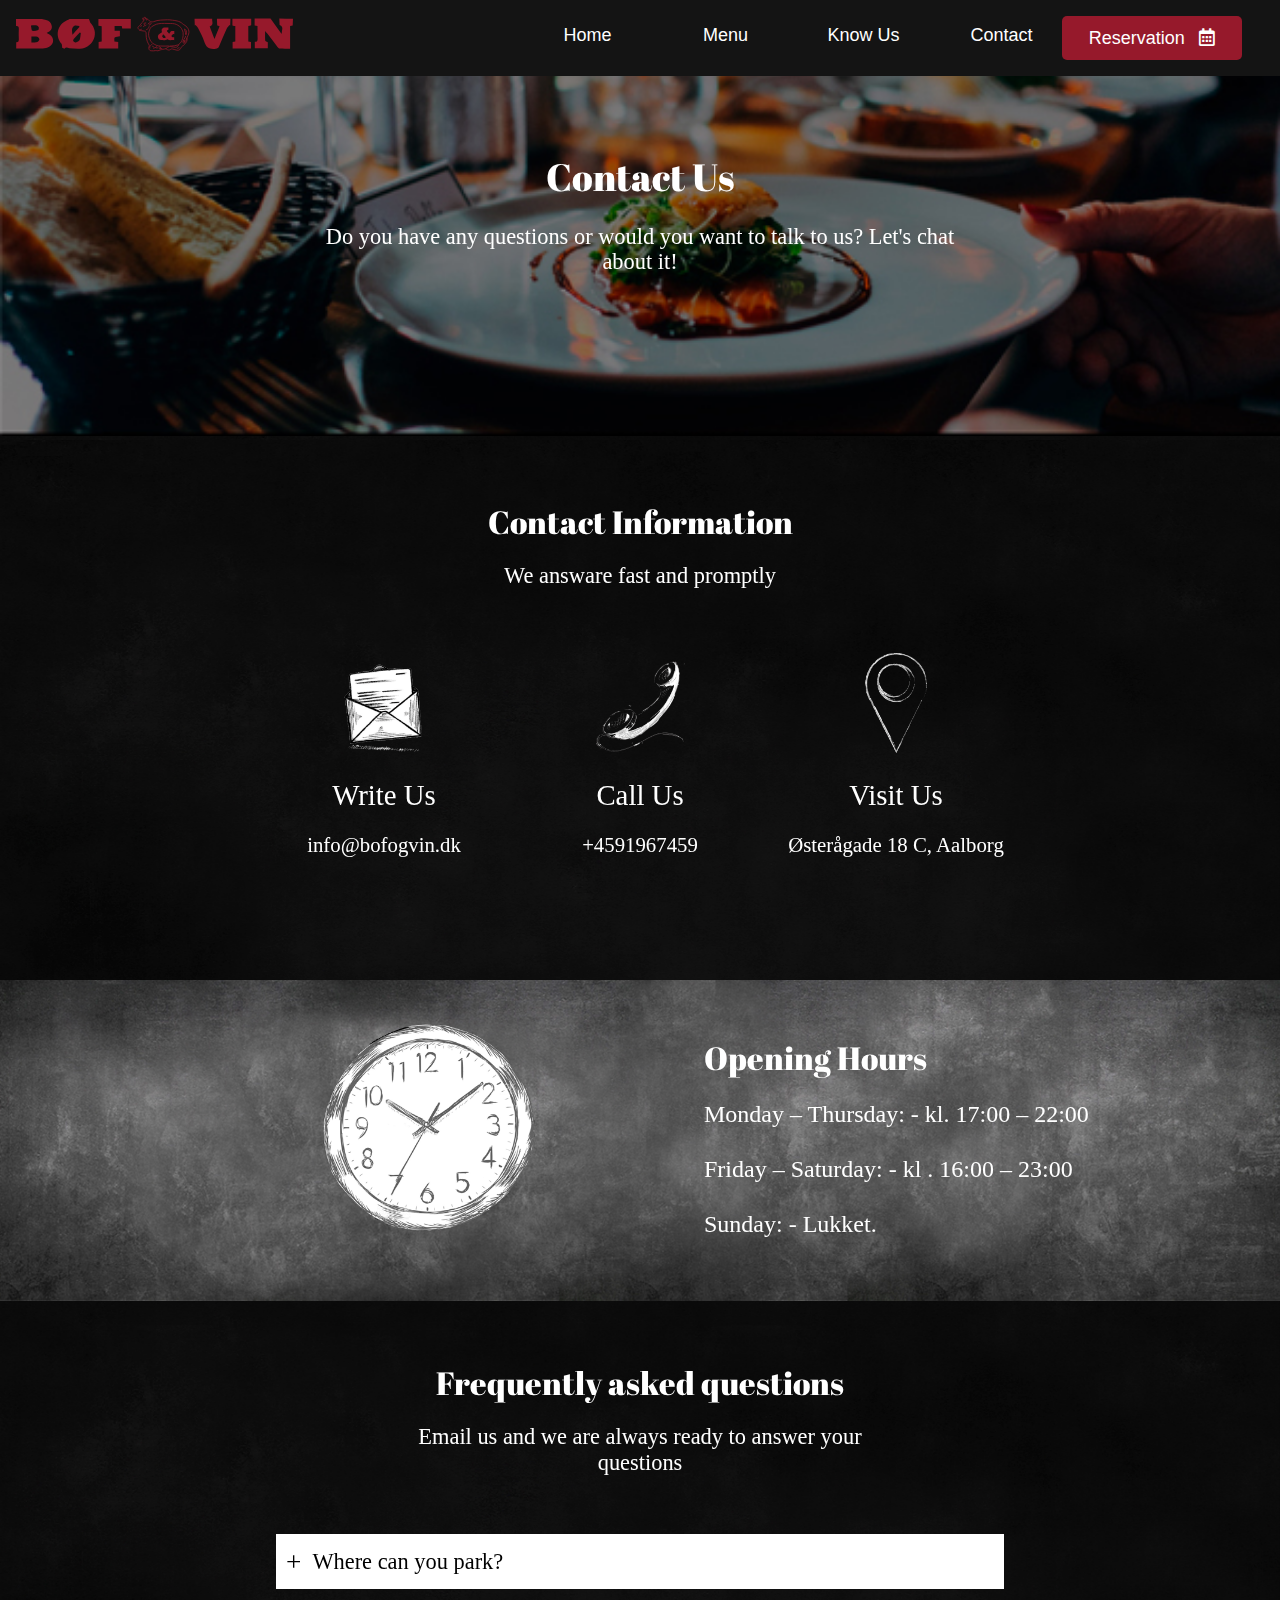
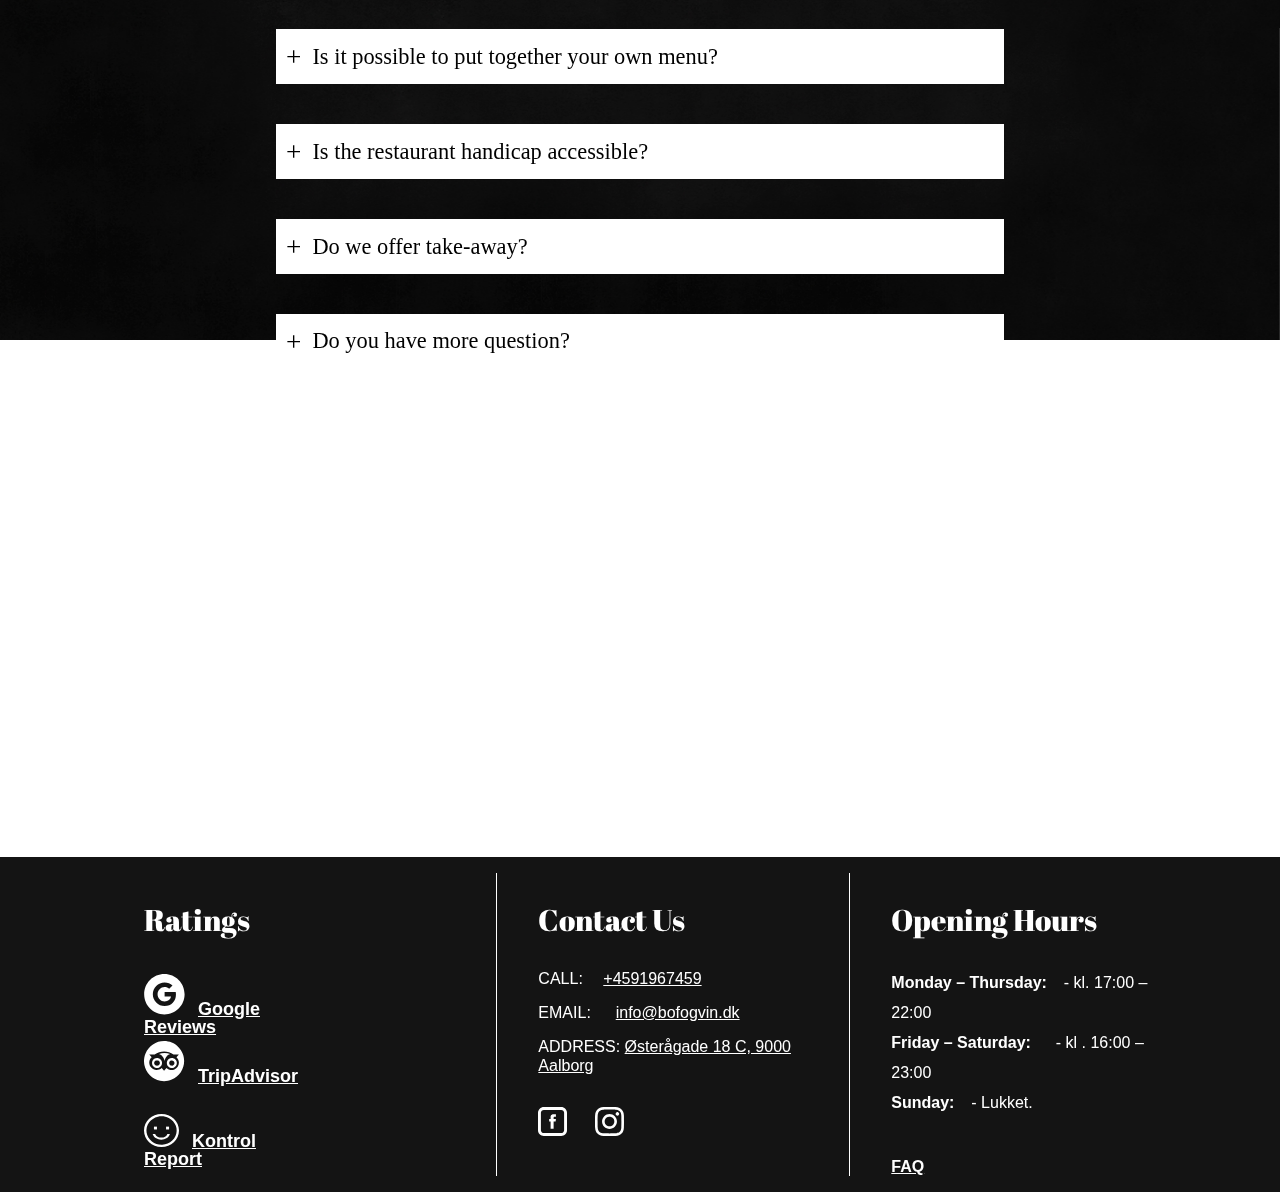
<file: Joana-L0501/contact.html>
<!DOCTYPE html>
<html lang="en">

<head>
    <meta charset="UTF-8">
    <meta http-equiv="X-UA-Compatible" content="IE=edge">
    <meta name="viewport" content="width=device-width, initial-scale=1.0">
    <link rel="stylesheet" href="https://use.fontawesome.com/releases/v5.13.0/css/all.css" />
    <link rel="stylesheet" href="assets/Css/normalize.css">
    <link rel="stylesheet" href="assets/Css/nav.css">
    <link rel="stylesheet" href="assets/Css/footer.css">

    <link rel="stylesheet" href="assets/Css/contact.css">

    <!-- <link rel="stylesheet" href="./style-gallery.css"> -->


    <script defer src="assets/Javascript/script.js"></script>



    <!-- Hotjar Tracking Code for https://mmd.ucn.dk/class/mmdi0920/1086178/exam-bo-f-og-vin/joana-l0501/ -->
    
    <script>
        (function (h, o, t, j, a, r) {
            h.hj = h.hj || function () { (h.hj.q = h.hj.q || []).push(arguments) };
            h._hjSettings = { hjid: 2784731, hjsv: 6 };
            a = o.getElementsByTagName('head')[0];
            r = o.createElement('script'); r.async = 1;
            r.src = t + h._hjSettings.hjid + j + h._hjSettings.hjsv;
            a.appendChild(r);
        })(window, document, 'https://static.hotjar.com/c/hotjar-', '.js?sv=');
    </script>




    <title>Bøf Og Vin</title>
</head>

<body>
    <nav class="nav-desktop">
        <div>
            <a href="index.html">
                <img class="logo" src="assets/Images/Bof-vin_LOGO.svg" alt="">
            </a>
        </div>

        <div class="nav-links">
            <a class="nav-a active" href="index.html">Home</a>
            <a class="nav-a" href="menu.html#menu">Menu</a>
            <a class="nav-a" href="know-us.html">Know Us</a>
            <a class="nav-a" href="contact.html">Contact</a>

        </div>

        <div class="nav-reserve-btn">
            <a class="all-buttons reserve-btn-nav" href="#">Reservation<i class="far fa-calendar-alt i-reserve"></i></a>
        </div>

    </nav>

    <!-- Burger menu -->
    <nav id="nav-mobile" class="nav-mobile">
        <div>
            <a href="index.html">
                <img class="logo" src="assets/Images/Bof-vin_LOGO.svg" alt="">
            </a>
        </div>




        <div id="burger-menu" class="burger-menu">
            <!-- Burger menu -->

            <svg>
                <defs>
                    <filter id="gooeyness">
                        <feGaussianBlur in="SourceGraphic" stdDeviation="2.2" result="blur" />
                        <feColorMatrix in="blur" mode="matrix" values="1 0 0 0 0  0 1 0 0 0  0 0 1 0 0  0 0 0 20 -10"
                            result="gooeyness" />
                        <feComposite in="SourceGraphic" in2="gooeyness" operator="atop" />
                    </filter>
                </defs>
            </svg>
            <div class="plates">

                <div class="plate plate4" onclick="this.classList.toggle('active')">
                    <svg class="burger" version="1.1" height="100" width="100" viewBox="25 25 50 50">
                        <path class="line line1" d="M 50,35 H 30" />
                        <path class="line line2" d="M 50,35 H 70" />
                        <path class="line line3" d="M 50,50 H 30" />
                        <path class="line line4" d="M 50,50 H 70" />
                        <path class="line line5" d="M 50,65 H 30" />
                        <path class="line line6" d="M 50,65 H 70" />
                    </svg>
                    <svg class="x" version="1.1" height="100" width="100" viewBox="25 25 50 50">
                        <path class="line" d="M 34,32 L 66,68" />
                        <path class="line" d="M 66,32 L 34,68" />
                    </svg>
                </div>


            </div>



        </div>

    </nav>

    <div id="mobile-nav-box" class="mobile-nav-box hide">
        <ul class="nav-ul">
            <li class="nav-li"><a class="nav-a" href="index.html">Home</a></li>
            <li class="nav-li"><a class="nav-a" href="menu.html#menu">Menu</a></li>
            <li class="nav-li"><a class="nav-a" href="know-us.html">Know Us</a></li>
            <li class="nav-li"><a class="nav-a" href="contact.html">Contact</a></li>
        </ul>
        <div class="nav-reserve-btn">
            <a class="all-buttons-mobile reserve-btn-nav-mobile" style="background-color: white; color: #96192B;"
                href="#">Reservation<i class="far fa-calendar-alt i-reserve"></i></a>
        </div>
    </div>

    <!-- .......................... header know us  ..........................   -->
    <section class="header-contact">
        <div class="header-contact-content">
            <h1>Contact Us</h1>
            <p>Do you have any questions or would you want to talk to us?
                Let's chat about it! </p>
        </div>
        <img src="./assets/Images/bg-contact.jpg" alt=header-img>
    </section>


    <!-- .......................... contact content  ..........................   -->
    <div id="bg">
        <img src="assets/Images/Backgound-test-4.jpg" alt="landing-page">
    </div>


    <section class="bg-img">
        <img src="./assets/Images/Backgound-test-4.jpg">
    </section>

    <div class="header-contact-title">
        <h1>Contact Information</h1>
        <p>We answare fast and promptly </p>
    </div>

    <div class="grid-info-contact">
        <div class="contact1">
            <img src="./assets/Images/Write-img.png" alt="Fresh Beef">
            <h1> Write Us </h1>
            <p> info@bofogvin.dk </p>
        </div>
        <div class="contact2">
            <img src="./assets/Images/call-img.png" alt="Fresh Beef">
            <h1> Call Us </h1>
            <p> +4591967459 </p>
        </div>
        <div class="contact3">
            <img src="./assets/Images/location-img.png" alt="Fresh Beef">
            <h1> Visit Us </h1>
            <p> Østerågade 18 C, Aalborg </p>
        </div>
    </div>

    <!-- .......................... Hours  ..........................   -->
    <div class="opening-hours-bg">
        <div class="clock">
            <img src="./assets/Images/clock-img.png">
        </div>
        <div class="hours-cont">
            <h1>Opening Hours</h1>
            <p>Monday – Thursday: - kl. 17:00 – 22:00
                <br> <br> Friday – Saturday: - kl . 16:00 – 23:00
                <br> <br> Sunday: - Lukket.
            </p>
        </div>

    </div>




    <!-- .......................... Frequently asked questions  ..........................   -->

    <div class="header-contact-title">
        <h1>Frequently asked questions </h1>
        <p>Email us and we are always ready to answer your questions </p>
    </div>

    <div class="faq-content">
        <div class="faq-question">
            <input id="q1" type="checkbox" class="panel">
            <div class="plus">+</div>
            <label for="q1" class="panel-title">Where can you park?</label>
            <div class="panel-content">42</div>
        </div>

        <div class="faq-question">
            <input id="q2" type="checkbox" class="panel">
            <div class="plus">+</div>
            <label for="q2" class="panel-title">Is it possible to put together your own menu?</label>
            <div class="panel-content">A woodchuck would chuck all the wood he could chuck, if a woodchuck could chuck
                wood!</div>
        </div>

        <div class="faq-question">
            <input id="q3" type="checkbox" class="panel">
            <div class="plus">+</div>
            <label for="q3" class="panel-title">Is the restaurant handicap accessible?</label>
            <div class="panel-content">Certain questions are better left </div>
        </div>

        <div class="faq-question">
            <input id="q4" type="checkbox" class="panel">
            <div class="plus">+</div>
            <label for="q4" class="panel-title">Do we offer take-away?</label>
            <div class="panel-content">Certain questions are better left </div>
        </div>

        <div class="faq-question">
            <input id="q5" type="checkbox" class="panel">
            <div class="plus">+</div>
            <label for="q5" class="panel-title">Do you have more question?</label>
            <div class="panel-content">
                <p>EMAIL: <a style="cursor: pointer;" target="_blank" href="mailto:">info@bofogvin.dk</a></p>
            </div>
        </div>
    </div>


    <!-- .......................... Map  ..........................   -->
    <!-- partial:index.partial.html -->
    <div id="map">
        <iframe
            src="https://www.google.com/maps/embed?pb=!1m18!1m12!1m3!1d542.5254548876686!2d9.922089905695131!3d57.04979622343144!2m3!1f0!2f0!3f0!3m2!1i1024!2i768!4f13.1!3m3!1m2!1s0x4649328cfe884b23%3A0xa07904f41078b715!2sB%C3%B8f%20og%20Vin!5e0!3m2!1spt-PT!2spt!4v1641292845245!5m2!1spt-PT!2spt"
            width="100%" height="400" style="border:0;" allowfullscreen="" loading="lazy"></iframe>
    </div>
    <!-- .......................... footer  ..........................   -->
    <!--   

     <!-- FOOTER DESKTOP-->
    <div class="footer-rr">
        <footer class="footer-desktop">
            <div class="foot-ratings">
                <h3 class="footer-h3">Ratings</h3>
                <div class="reviews">
                    <div class="review-wrapper">
                        <a target="_blank"
                            href="https://www.google.com/search?q=b%C3%B8f+og+vin+%C3%A5lborg+google+reviews&sxsrf=AOaemvJQw4erDcfT4gGfx1jtncQbyxt-Lw%3A1640432541281&ei=nQPHYa2-EKePxc8P4PG-kAw&oq=b%C3%B8f+og+vin+%C3%A5lborg+google+revi&gs_lcp=Cgdnd3Mtd2l6EAMYADIFCCEQoAE6BwgAEEcQsAM6BggAEBYQHjoCCCY6CAghEBYQHRAeOgcIIRAKEKABSgQIQRgASgQIRhgAUO8GWLQxYOs6aAFwAngAgAHJAYgBtQuSAQYxLjEwLjGYAQCgAQHIAQjAAQE&sclient=gws-wiz#lrd=0x4649328cfe884b23:0xa07904f41078b715,1,,,"
                            class="ratings-a"><img class="img-review" src="assets/Images/google logo.svg"
                                alt="Google Reviews"></a> <a target="_blank"
                            href="https://www.google.com/search?q=b%C3%B8f+og+vin+%C3%A5lborg+google+reviews&sxsrf=AOaemvJQw4erDcfT4gGfx1jtncQbyxt-Lw%3A1640432541281&ei=nQPHYa2-EKePxc8P4PG-kAw&oq=b%C3%B8f+og+vin+%C3%A5lborg+google+revi&gs_lcp=Cgdnd3Mtd2l6EAMYADIFCCEQoAE6BwgAEEcQsAM6BggAEBYQHjoCCCY6CAghEBYQHRAeOgcIIRAKEKABSgQIQRgASgQIRhgAUO8GWLQxYOs6aAFwAngAgAHJAYgBtQuSAQYxLjEwLjGYAQCgAQHIAQjAAQE&sclient=gws-wiz#lrd=0x4649328cfe884b23:0xa07904f41078b715,1,,,"
                            class="ratings-a">Google Reviews</a>
                    </div>
                    <div class="review-wrapper">
                        <a target="_blank"
                            href="https://www.tripadvisor.dk/Restaurant_Review-g189529-d12148896-Reviews-Bof_Og_Vin-Aalborg_North_Jutland_Jutland.html"
                            class="ratings-a"><img class="img-review" src="assets/Images/TripAdvisor logo.svg"
                                alt="TripAdvisor"></a> <a target="_blank"
                            href="https://www.tripadvisor.dk/Restaurant_Review-g189529-d12148896-Reviews-Bof_Og_Vin-Aalborg_North_Jutland_Jutland.html"
                            class="ratings-a">TripAdvisor</a>
                    </div>

                </div>
                <div class="review-wrapper">
                    <a target="_blank"
                        href="https://www.tripadvisor.dk/Restaurant_Review-g189529-d12148896-Reviews-Bof_Og_Vin-Aalborg_North_Jutland_Jutland.html"
                        class="ratings-a"><img class="img-review" src="assets/Images/Kontrol Report.svg"
                            alt="Kontrol Report"></a> <a target="_blank"
                        href="https://www.tripadvisor.dk/Restaurant_Review-g189529-d12148896-Reviews-Bof_Og_Vin-Aalborg_North_Jutland_Jutland.html"
                        class="ratings-a">Kontrol Report</a>
                </div>

            </div>

            <div class="vl"></div>

            <div class="foot-contact-us">
                <h3 class="footer-h3">Contact Us</h3>

                <div class="fo-icons">
                    <p class="footer-p">CALL: &emsp;<a target="_blank" href="mailto:" class="footer-a">+4591967459</a>
                    </p>
                    <p class="footer-p">EMAIL: &emsp; <a target="_blank" href="mailto:"
                            class="footer-a">info@bofogvin.dk</a></p>
                    <p class="footer-p">ADDRESS: <a target="_blank" href="mailto:" class="footer-a">Østerågade 18 C,
                            9000 Aalborg</a></p>
                </div>
                <div class="fo-icons">

                    <a target="_blank" href="https://www.facebook.com/BofogVin/" class="img-a"><img class="img-social"
                            src="assets/Images/Facebook.svg" alt="Facebook"></a>
                    <a target="_blank" href="https://www.instagram.com/bofogvin/" class="img-a"><img class="img-social"
                            src="assets/Images/Instagram.svg" alt="Instagram"></a>
                </div>
            </div>

            <div class="vl"></div>


            <div class="foot-opening-hours">
                <h3 class="footer-h3">Opening Hours</h3>
                <div>
                    <p class="footer-p opening-h-p">
                        <strong style="color: #ffffff;">Monday – Thursday:</strong> &ensp; - kl. 17:00 – 22:00
                        <br> <strong style="color: #ffffff;">Friday – Saturday: </strong> &emsp; - kl . 16:00 – 23:00
                        <br> <strong style="color: #ffffff;">Sunday:</strong> &ensp; - Lukket.
                    </p>
                </div>
                <a class="footer-a " style="font-weight: 600;" href="contact.html">FAQ</a>
            </div>

        </footer>
    </div>

    <!-- FOOTER MOBILE-->
    <div class="footer-rr">
        <footer class="footer-mobile">
            <div class="ratings-contact-wrap-mr">
                <div class="reviews-mr">
                    <div class="foot-ratings">
                        <h3 class="footer-h3">Ratings</h3>
                        <div class="reviews">
                            <div class="review-wrapper">
                                <a target="_blank"
                                    href="https://www.google.com/search?q=b%C3%B8f+og+vin+%C3%A5lborg+google+reviews&sxsrf=AOaemvJQw4erDcfT4gGfx1jtncQbyxt-Lw%3A1640432541281&ei=nQPHYa2-EKePxc8P4PG-kAw&oq=b%C3%B8f+og+vin+%C3%A5lborg+google+revi&gs_lcp=Cgdnd3Mtd2l6EAMYADIFCCEQoAE6BwgAEEcQsAM6BggAEBYQHjoCCCY6CAghEBYQHRAeOgcIIRAKEKABSgQIQRgASgQIRhgAUO8GWLQxYOs6aAFwAngAgAHJAYgBtQuSAQYxLjEwLjGYAQCgAQHIAQjAAQE&sclient=gws-wiz#lrd=0x4649328cfe884b23:0xa07904f41078b715,1,,,"
                                    class="ratings-a"><img class="img-review" src="assets/Images/google logo.svg"
                                        alt="Google Reviews"></a> <a target="_blank"
                                    href="https://www.google.com/search?q=b%C3%B8f+og+vin+%C3%A5lborg+google+reviews&sxsrf=AOaemvJQw4erDcfT4gGfx1jtncQbyxt-Lw%3A1640432541281&ei=nQPHYa2-EKePxc8P4PG-kAw&oq=b%C3%B8f+og+vin+%C3%A5lborg+google+revi&gs_lcp=Cgdnd3Mtd2l6EAMYADIFCCEQoAE6BwgAEEcQsAM6BggAEBYQHjoCCCY6CAghEBYQHRAeOgcIIRAKEKABSgQIQRgASgQIRhgAUO8GWLQxYOs6aAFwAngAgAHJAYgBtQuSAQYxLjEwLjGYAQCgAQHIAQjAAQE&sclient=gws-wiz#lrd=0x4649328cfe884b23:0xa07904f41078b715,1,,,"
                                    class="ratings-txt">Google Reviews</a>
                            </div>
                            <div class="review-wrapper">
                                <a target="_blank"
                                    href="https://www.tripadvisor.dk/Restaurant_Review-g189529-d12148896-Reviews-Bof_Og_Vin-Aalborg_North_Jutland_Jutland.html"
                                    class="ratings-a"><img class="img-review" src="assets/Images/TripAdvisor logo.svg"
                                        alt="TripAdvisor"></a> <a target="_blank"
                                    href="https://www.tripadvisor.dk/Restaurant_Review-g189529-d12148896-Reviews-Bof_Og_Vin-Aalborg_North_Jutland_Jutland.html"
                                    class="ratings-txt">TripAdvisor</a>
                            </div>
                        </div>
                    </div>
                    <a class="footer-a " style="font-weight: 600;" href="contact.html">FAQ</a>
                </div>

                <div class="vl"></div>

                <div class="contact-mr">
                    <div class="foot-contact-us">
                        <h3 class="footer-h3">Contact Us</h3>

                        <div class="contacts-wrop-mr">
                            <p class="footer-p">CALL:<a target="_blank" href="mailto:" class="footer-a">+4591967459</a>
                            </p>
                            <p class="footer-p">EMAIL: <a target="_blank" href="mailto:"
                                    class="footer-a">info@bofogvin.dk</a></p>
                            <p class="footer-p">ADDRESS: <a target="_blank" href="mailto:" class="footer-a">Østerågade
                                    18 C, 9000 Aalborg</a></p>
                        </div>

                    </div>
                </div>
            </div>
            <hr class="hr-mr">
            <div class="opening-hours-mr">
                <div class="foot-opening-hours">
                    <h3 class="footer-h3">Opening Hours</h3>
                    <div>
                        <p class="footer-p opening-h-p">
                            <strong style="color: #ffffff;">Monday – Thursday:</strong> &ensp; - kl. 17:00 – 22:00
                            <br> <strong style="color: #ffffff;">Friday – Saturday: </strong> &emsp; - kl . 16:00 –
                            23:00
                            <br> <strong style="color: #ffffff;">Sunday:</strong> &ensp; - Lukket.
                        </p>
                    </div>

                </div>
            </div>
            <hr class="hr-mr">
            <div class="kontrol-mr">
                <div class="review-wrapper rev-wrap-adj">
                    <a target="_blank"
                        href="https://www.tripadvisor.dk/Restaurant_Review-g189529-d12148896-Reviews-Bof_Og_Vin-Aalborg_North_Jutland_Jutland.html"
                        class="ratings-a">
                        <img class="img-review" src="assets/Images/Kontrol Report.svg" alt="Kontrol Report"></a> <a
                        target="_blank"
                        href="https://www.tripadvisor.dk/Restaurant_Review-g189529-d12148896-Reviews-Bof_Og_Vin-Aalborg_North_Jutland_Jutland.html"
                        class="ratings-txt">Kontrol Report</a>
                </div>
                <div class="fo-icons fo-icons-adj">

                    <a target="_blank" href="https://www.facebook.com/BofogVin/" class="img-a"><img class="img-social "
                            src="assets/Images/Facebook.svg" alt="Facebook"></a>
                    <a target="_blank" href="https://www.instagram.com/bofogvin/" class="img-a"><img class="img-social "
                            src="assets/Images/Instagram.svg" alt="Instagram"></a>
                </div>
            </div>
        </footer>
    </div>
</body>

</html>
</file>
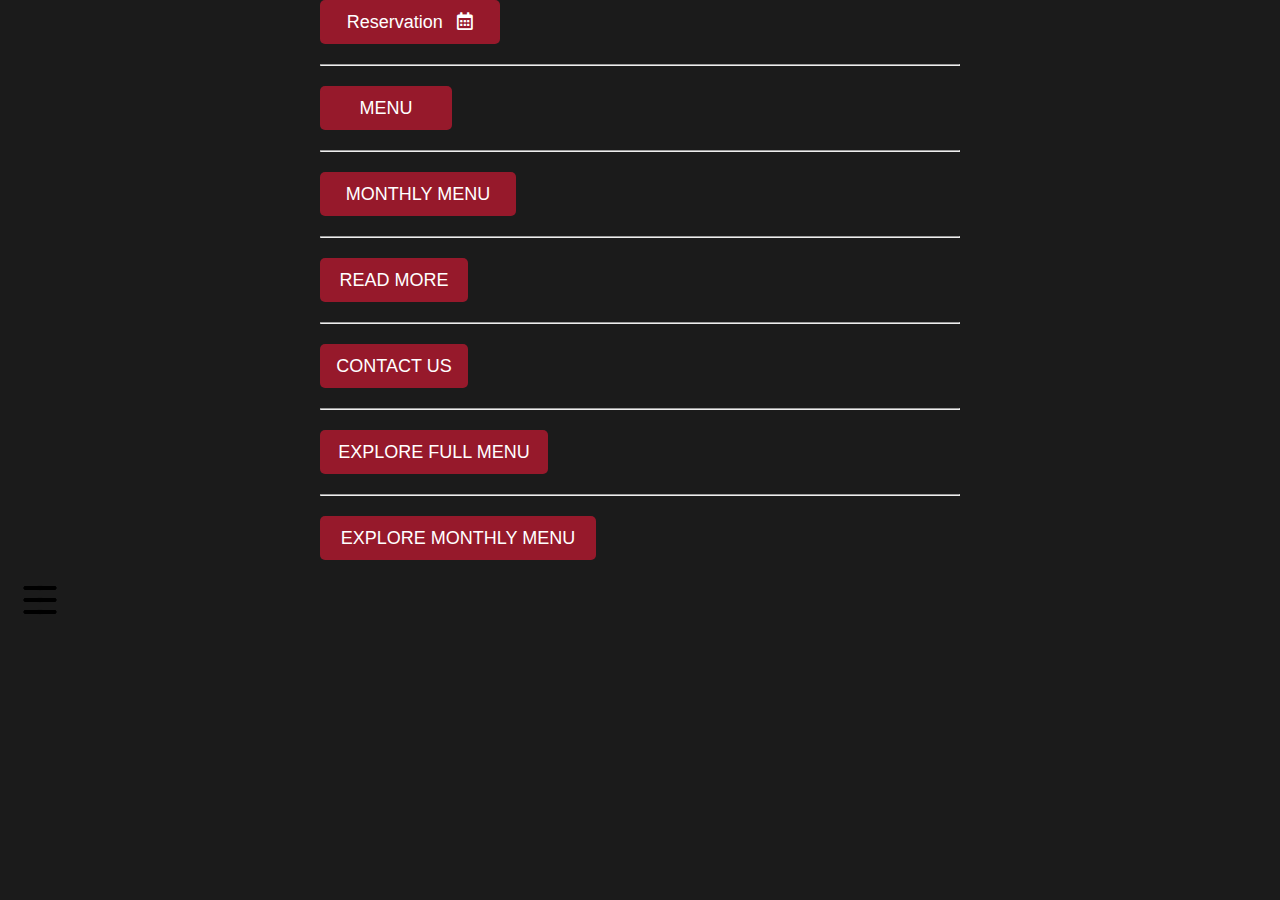
<file: Joana-L0501/elements.html>
<!DOCTYPE html>
<html lang="en">

<head>
    <meta charset="UTF-8">
    <meta http-equiv="X-UA-Compatible" content="IE=edge">
    <meta name="viewport" content="width=device-width, initial-scale=1.0">
    <link rel="stylesheet" href="https://use.fontawesome.com/releases/v5.13.0/css/all.css" />
    <link rel="stylesheet" href="assets/Css/normalize.css">
    <link rel="stylesheet" href="assets/Css/elements.css">
    <title>Document</title>
</head>

<body>
    <main>
        <a class="all-buttons reserve-btn" href="#">Reservation<i class="far fa-calendar-alt i-reserve"></i></a>

        <hr></hr>

        <a class="all-buttons menu-btn" href="#">MENU</i></a>

        <hr></hr>


        <a class="all-buttons monthly-menu-btn" href="#">MONTHLY MENU</i></a>


        <hr></hr>

        <a class="all-buttons read-more-btn" href="#">READ MORE</i></a>


        <hr></hr>

        <a class="all-buttons contact-us-btn" href="#">CONTACT US</i></a>

        <hr></hr>

        <a class="all-buttons explore-menu-btn" href="#">EXPLORE FULL MENU</i></a>


        <hr></hr>

        <a class="all-buttons explore-monthly-btn" href="#">EXPLORE MONTHLY MENU</i></a>









    </main>

    <!-- Burger menu -->
    <nav class="nav-mobile">
        <svg>
            <defs>
              <filter id="gooeyness">
                <feGaussianBlur in="SourceGraphic" stdDeviation="2.2" result="blur" />
                <feColorMatrix in="blur" mode="matrix" values="1 0 0 0 0  0 1 0 0 0  0 0 1 0 0  0 0 0 20 -10" result="gooeyness" />
                <feComposite in="SourceGraphic" in2="gooeyness" operator="atop" />
              </filter>
            </defs>
          </svg>
        <div class="plates">

            <div class="plate plate4" onclick="this.classList.toggle('active')">
                <svg class="burger" version="1.1" height="100" width="100" viewBox="0 0 100 100">
                <path class="line line1" d="M 50,35 H 30" />
                <path class="line line2" d="M 50,35 H 70" />
                <path class="line line3" d="M 50,50 H 30" />
                <path class="line line4" d="M 50,50 H 70" />
                <path class="line line5" d="M 50,65 H 30" />
                <path class="line line6" d="M 50,65 H 70" />
              </svg>
                <svg class="x" version="1.1" height="100" width="100" viewBox="0 0 100 100">
                <path class="line" d="M 34,32 L 66,68" />
                <path class="line" d="M 66,32 L 34,68" />
              </svg>
            </div>


        </div>
    </nav>
</body>

</html>
</file>
<file: Joana-L0501/assets/Css/nav.css>
@import url('https://fonts.googleapis.com/css2?family=Abril+Fatface&display=swap');

/* * {
    outline: 1px solid #f00 !important;
    box-sizing: border-box;
} */

.tet {
    width: 100%;
    height: 800px;
    background-color: yellow;
}

.hide {
    display: none;
}

.show {
    display: block;
}

.nav-mobile {
    display: none;
}

.nav-desktop {
    width: 100vw;
    position: fixed;
    top: 0;
    z-index: 99;
    background-color: #141414;
    padding: 1em;
    display: flex;
    justify-content: space-between;
}

.logo {
    /* margin-right: 22rem; */
}

.nav-links {
    display: flex;
    column-gap: 3em;
    justify-content: center;
}

.nav-ul {
    list-style-type: none;
    display: flex;
    column-gap: 3em;
}

.nav-a:hover {
    color: #96192B;
}

.nav-a:active {
    color: #96192B;
}

.nav-a {
    display: inline-block;
    text-decoration: none;
    color: white;
    font-family: sans-serif;
    font-size: 18px;
    padding-top: .5em;
    width: 5em;
    text-align: center;
}

.all-buttons {
    display: block;
    text-decoration: none;
    font-family: sans-serif;
    height: 1.5rem;
    background: #96192B;
    padding: 10px;
    text-align: center;
    border-radius: 5px;
    color: white;
    font-weight: regular;
    font-size: 18px;
    line-height: 25px;
}

.all-buttons:hover {
    color: #96192B;
    background-color: white;
}


/* Reservation button */

.reserve-btn-nav {
    width: 10rem;
    margin-left: -13em;
}

.i-reserve {
    margin-left: .8em;
}

@media only screen and (max-width: 1440px) {
    .nav-desktop {
        column-gap: 3%;
    }
}

@media only screen and (max-width: 1237px) {
    .nav-links {
        margin-left: -14em;
    }
}

@media only screen and (max-width: 1024px) {
    .nav-desktop {
        column-gap: 2%;
    }
    .logo {
        margin-right: 8em;
    }
    .nav-links {
        column-gap: 1%;
        margin-left: -16em;
    }
    /* FOOTER */
    /* FOOTER */
    .footer-desktop {
        width: 90%;
        margin: 0 auto;
        padding: 1em;
        display: flex;
        gap: 6%;
    }
    .footer-h3 {
        color: white;
        font-family: "Abril Fatface";
        font-weight: 200;
        font-size: 22px;
    }
    .review-wrapper {
        width: 200px;
    }
    .foot-ratings {
        display: grid;
        grid-template-columns: 1fr;
        margin-right: 0em;
        margin-left: 1em;
    }
    .reviews {
        display: grid;
        margin-bottom: 2.5em;
    }
    .ratings-a {
        font-family: sans-serif;
        color: white;
        font-size: 18px;
        font-weight: bolder;
        line-height: 0;
    }
    .img-social {
        margin-top: 2em;
    }
    .opening-h-p {
        line-height: 30px;
        margin-bottom: 1.4em;
        width: 169px;
    }
}

@media only screen and (max-width: 957px) {
    .nav-links {
        margin-left: -23em;
    }
}

@media only screen and (max-width: 768px) {
    /* PREVENT HORIZONTAL SCROLL */
    /* NAV MOBILE */
    .a-logo-mr {
        display: inline-block;
    }
    .logo {
        width: 17em;
        margin: 0 !important;
    }
    .nav-desktop {
        display: none;
    }
    .all-buttons-mobile {
        display: block;
        text-decoration: none;
        font-family: sans-serif;
        height: 2.5rem;
        background: #96192B;
        padding: 10px 5px 12px 5px;
        text-align: center;
        border-radius: 4px;
        color: white;
        font-weight: regular;
        font-size: 17px;
        line-height: -11;
    }
    .all-buttons-mobile:hover {
        color: #96192B;
        background-color: white;
    }
    /* Reservation button */
    .reserve-btn-nav-mobile {
        width: 10rem;
        height: 1em;
        margin-left: 1.3em;
        margin-bottom: 1em;
    }
    .burger-menu {
        margin-top: 0;
    }
    .nav-mobile {
        width: 100vw;
        display: flex;
        position: fixed;
        justify-content: space-between;
        top: 0;
        background-color: #141414;
        z-index: 1;
        padding: 1%;
        margin-bottom: 4%;
    }
    .nav-a:hover {
        color: #ffffff;
    }
    .nav-a:active {
        color: #ffffff;
    }
    .line {
        stroke: white !important;
    }
    .svg-container {
        position: relative;
        width: 50px;
        height: 50px;
    }
    .burger-menu svg {
        height: 45px;
        position: absolute;
        width: 50px;
        /* margin: -1em;
        margin-top: -1.85em; */
    }
    .plates {
        display: flex;
        flex-wrap: wrap;
        max-height: 160px;
        width: 50px;
    }
    @media (max-width: 640px) {
        .plates {
            width: 50px;
        }
    }
    .plate {}
    .burger-menu {
        margin-top: 0;
        position: relative;
        margin-right: .5em;
    }
    .burger {
        filter: url(#gooeyness);
    }
    .x {
        transform: scale(0);
        transition: transform 400ms;
    }
    .line {
        fill: none;
        stroke: black;
        stroke-width: 6px;
        stroke-linecap: round;
        stroke-linejoin: round;
        transform-origin: 50%;
        transition: stroke-dasharray 500ms 200ms, stroke-dashoffset 500ms 200ms, transform 500ms 200ms;
    }
    .x .line {
        stroke-width: 5.5px;
    }
    /* Die vierte teller */
    .plate4 .x {
        transition: transform 400ms;
    }
    .plate4 .line {
        transform-origin: 50%;
        transition: transform 400ms 100ms;
    }
    .active.plate4 .line {
        transition: transform 400ms;
    }
    .active.plate4 .line1 {
        transform: translateX(18px) translateY(-3px) rotate(-45deg) scale(.7);
    }
    .active.plate4 .line2 {
        transform: translateX(-25px) translateY(-3px) rotate(45deg) scale(.7);
    }
    .active.plate4 .line3 {
        transform: translateY(-29px) rotate(45deg) scale(.7);
    }
    .active.plate4 .line4 {
        transform: translateY(-10px) rotate(-45deg) scale(.7);
    }
    .active.plate4 .line5 {
        transform: translateX(1px) translateY(3px) rotate(45deg) scale(.7);
    }
    .active.plate4 .line6 {
        transform: translateX(25px) translateY(3px) rotate(-45deg) scale(.7);
    }
    .active.plate4 .x {
        transition: transform 400ms 100ms;
        transform: scale(1);
    }
    /* NAV BOX */
    .mobile-nav-box {
        margin-top: .4em;
        width: 31%;
        background-color: #96192B;
        position: fixed;
        left: 69.7vw;
        border-radius: 4px;
        z-index: 1;
        overflow: hidden;
    }
    .nav-ul {
        display: block;
        padding-top: 1em;
        margin-left: -1em;
    }
    .nav-li {
        margin-bottom: 1em;
    }
    .nav-a {
        text-align: left;
    }
}

@media only screen and (max-width: 425px) {
    /* NAV MOBILE */
    .logo {
        width: 11em;
    }
    /* Reservation button */
    .reserve-btn-nav-mobile {
        width: 10rem;
    }
    .burger-menu {
        width: 40px;
        top: -0.2em;
    }
    .svg-container {
        position: relative;
        width: 30px;
        height: 40px;
    }
    .burger-menu svg {
        height: 30px;
        position: absolute;
        width: 40px;
        /* margin: -1em;
        margin-top: -1.85em; */
    }
    .plates {
        display: flex;
        flex-wrap: wrap;
        max-height: 160px;
        width: 40px;
    }
    @media (max-width: 640px) {
        .plates {
            width: 40px;
        }
    }
    .line {
        fill: none;
        stroke: black;
        stroke-width: 7px;
        stroke-linecap: round;
        stroke-linejoin: round;
        transform-origin: 50%;
        transition: stroke-dasharray 500ms 200ms, stroke-dashoffset 500ms 200ms, transform 500ms 200ms;
    }
    .x .line {
        stroke-width: 5.5px;
    }
    /* NAV BOX */
    .mobile-nav-box {
        margin-top: .3em;
        width: 53vw;
        background-color: #96192B;
        position: fixed;
        left: 50vw;
        border-radius: 4px;
    }
}

@media only screen and (max-width: 375px) {
    /* NAV MOBILE */
    /* Reservation button */
    .reserve-btn-nav-mobile {
        width: 9rem;
    }
    .nav-mobile {
        display: flex;
        gap: 40%;
    }
    /* NAV BOX */
    .mobile-nav-box {
        margin-top: .2em;
        width: 53vw;
        background-color: #96192B;
        position: fixed;
        left: 50vw;
        border-radius: 4px;
    }
}

@media only screen and (max-width: 320px) {
    /* NAV MOBILE */
    .logo {
        width: 9.7em;
        margin-right: .5em;
        margin-top: .2em;
    }
    /* Reservation button */
    .reserve-btn-nav-mobile {
        width: 8rem;
        font-size: 14px;
    }
    .burger-menu {
        width: 40px;
        top: -0.2em;
    }
    .svg-container {
        position: relative;
        width: 30px;
        height: 40px;
    }
    .burger-menu svg {
        height: 30px;
        position: absolute;
        width: 40px;
        /* margin: -1em;
        margin-top: -1.85em; */
    }
    .plates {
        display: flex;
        flex-wrap: wrap;
        max-height: 160px;
        width: 40px;
    }
    @media (max-width: 640px) {
        .plates {
            width: 40px;
        }
    }
    .line {
        fill: none;
        stroke: black;
        stroke-width: 7px;
        stroke-linecap: round;
        stroke-linejoin: round;
        transform-origin: 50%;
        transition: stroke-dasharray 500ms 200ms, stroke-dashoffset 500ms 200ms, transform 500ms 200ms;
    }
    .x .line {
        stroke-width: 5.5px;
    }
    /* NAV BOX */
    .mobile-nav-box {
        margin-top: 0em;
        width: 53vw;
        background-color: #96192B;
        position: fixed;
        left: 50vw;
        border-radius: 4px;
    }
}
</file>
<file: Joana-L0501/assets/Css/footer.css>
/* FOOTER */

.footer-rr {
    width: 100%;
    background-color: #141414;
}

.footer-mobile {
    display: none;
}

.footer-desktop {
    width: 80%;
    margin: 0 auto;
    padding: 1em;
    display: flex;
    gap: 5%;
}

.footer-h3 {
    color: white;
    font-family: "Abril Fatface";
    font-weight: 200;
    font-size: 30px;
}

.footer-p {
    font-family: sans-serif;
    color: white;
}

.footer-a {
    font-family: sans-serif;
    color: white;
}

.foot-ratings {
    display: grid;
    grid-template-columns: 1fr;
    margin-right: 9em;
    margin-left: 1em;
}

.reviews {
    display: grid;
    margin-bottom: 1.5em;
}

.ratings-a {
    font-family: sans-serif;
    color: white;
    font-size: large;
    font-weight: bolder;
    line-height: 0;
}

.img-review {
    margin-right: .5em;
}

.img-a {
    margin-right: 1.5em;
}

.vl {
    border-left: 1px solid rgb(255, 255, 255);
}

.fo-icons {
    margin-top: 2em;
}

.opening-h-p {
    line-height: 30px;
    margin-bottom: 2.5em;
}

@media only screen and (max-width: 1440px) {
    /* FOOTER */
    .footer-desktop {
        gap: 4%;
    }
}

@media only screen and (max-width: 1024px) {
    /* FOOTER */
    .footer-desktop {
        width: 90%;
        margin: 0 auto;
        padding: 1em;
        display: flex;
        gap: 6%;
    }
    .footer-h3 {
        color: white;
        font-family: "Abril Fatface";
        font-weight: 200;
        font-size: 22px;
    }
    .review-wrapper {
        width: 200px;
    }
    .foot-ratings {
        display: grid;
        grid-template-columns: 1fr;
        margin-right: 0em;
        margin-left: 1em;
    }
    .reviews {
        display: grid;
        margin-bottom: 2.5em;
    }
    .ratings-a {
        font-family: sans-serif;
        color: white;
        font-size: 18px;
        font-weight: bolder;
        line-height: 0;
    }
    .img-social {
        margin-top: 2em;
    }
    .opening-h-p {
        line-height: 30px;
        margin-bottom: 1.4em;
        width: 169px;
    }
}

@media only screen and (max-width: 768px) {
    /* FOOTER */
    .footer-desktop {
        display: none;
    }
    .footer-desktop {
        display: none;
    }
    .footer-mobile {
        display: block;
        width: 94%;
        margin: 0 auto;
    }
    .ratings-contact-wrap-mr {
        display: flex;
        justify-content: space-between;
    }
    .foot-ratings {
        margin-bottom: -.5em;
    }
    .reviews-mr {}
    .review-wrapper {
        display: flex;
    }
    .ratings-txt {
        padding-top: 1.2em;
        font-family: sans-serif;
        color: white;
        font-size: 16px;
        font-weight: bolder;
        line-height: 0;
    }
    .img-review {
        width: 2em;
        padding-bottom: 1em;
    }
    .contact-mr {}
    .foot-contact-us {
        width: 100%;
    }
    .footer-a {
        font-size: 15px;
    }
    .vl {}
    .hr-mr {
        width: 100%;
        color: white;
        height: 1px;
        background-color: white;
        border: none;
    }
    .kontrol-mr {
        display: flex;
        justify-content: space-between;
    }
    .footer-h3 {
        color: white;
        font-family: "Abril Fatface";
        font-weight: 100;
        font-size: 20px;
    }
    .footer-p {
        font-family: sans-serif;
        color: white;
    }
    .footer-a {
        font-family: sans-serif;
        color: white;
    }
    .foot-ratings {
        display: grid;
        grid-template-columns: 1fr;
        margin-right: 0;
        margin-left: 0;
    }
    .reviews {
        display: grid;
        margin-bottom: 1.5em;
    }
    .ratings-a {
        font-family: sans-serif;
        color: white;
        font-size: 16px;
        font-weight: bolder;
        line-height: 0;
    }
    .img-review {
        margin-right: .5em;
    }
    .img-a {
        margin-right: 0;
    }
    .img-social {
        margin-right: 0;
    }
    .fo-icons {
        margin-top: -1.7em;
    }
    .opening-h-p {
        line-height: 30px;
        margin-bottom: 2.5em;
        width: 100%;
    }
}

@media only screen and (max-width: 425px) {
    /* FOOTER */
    .footer-desktop {
        display: none;
    }
    .footer-mobile {
        display: block;
        width: 94%;
        margin: 0 auto;
    }
    .ratings-contact-wrap-mr {
        display: grid;
        grid-template-columns: 1fr 1fr 1fr;
    }
    .foot-ratings {
        margin-bottom: -.5em;
    }
    .reviews-mr {
        width: 50%;
        margin-right: .5em;
    }
    .review-wrapper {
        display: flex;
    }
    .ratings-txt {
        padding-top: 1.2em;
        font-family: sans-serif;
        color: white;
        font-size: 16px;
        font-weight: bolder;
        line-height: 0;
    }
    .img-review {
        width: 2em;
        padding-bottom: 1em;
    }
    .contact-mr {
        margin-right: 2.5em;
        width: 100%;
    }
    .foot-contact-us {
        width: 100%;
    }
    .footer-a {
        font-size: 15px;
    }
    .vl {}
    .hr-mr {
        width: 100%;
        color: white;
        height: 1px;
        background-color: white;
        border: none;
    }
    .kontrol-mr {
        display: flex;
    }
    .footer-h3 {
        color: white;
        font-family: "Abril Fatface";
        font-weight: 100;
        font-size: 20px;
    }
    .footer-p {
        font-family: sans-serif;
        color: white;
    }
    .footer-a {
        font-family: sans-serif;
        color: white;
    }
    .foot-ratings {
        display: grid;
        grid-template-columns: 1fr;
        margin-right: 0;
        margin-left: 0;
    }
    .reviews {
        display: grid;
        margin-bottom: 1.5em;
    }
    .ratings-a {
        font-family: sans-serif;
        color: white;
        font-size: 16px;
        font-weight: bolder;
        line-height: 0;
    }
    .img-review {
        margin-right: .5em;
    }
    .img-a {
        margin-right: 0;
    }
    .img-social {
        margin-right: 0;
    }
    .opening-h-p {
        line-height: 30px;
        margin-bottom: 2.5em;
        width: 100%;
    }
}

@media only screen and (max-width: 375px) {
    /* FOOTER */
    .foot-ratings {
        margin-bottom: -1.5em;
    }
    .reviews-mr {
        width: 50%;
        margin-right: 0em;
    }
    .review-wrapper {
        display: flex;
        margin-right: 0;
    }
    .ratings-txt {
        font-size: 14px;
    }
    .img-review {
        width: 2em;
        padding-bottom: 1em;
    }
    .contact-mr {
        margin-right: 2.5em;
        width: 100%;
    }
    .foot-contact-us {
        width: 100%;
    }
    .footer-a {
        font-size: 14px;
    }
    .vl {
        margin-left: -1em;
    }
    .kontrol-mr {
        display: flex;
        justify-content: space-between;
    }
    .footer-h3 {
        color: white;
        font-family: "Abril Fatface";
        font-weight: 100;
        font-size: 20px;
    }
    .footer-p {
        font-family: sans-serif;
        color: white;
    }
    .img-review {
        margin-right: .5em;
    }
    .img-a {
        margin-right: 0;
    }
    .img-social {
        margin-right: 0;
    }
    .fo-icons {
        margin-top: -2em;
    }
}

@media only screen and (max-width: 320px) {
    /* FOOTER */
    .foot-ratings {
        margin-bottom: 0em;
    }
    .reviews-mr {
        width: 50%;
        margin-right: 0em;
    }
    .review-wrapper {
        display: flex;
        margin-right: 3.5em;
        width: 100%;
    }
    .ratings-txt {
        font-size: 13px;
    }
    .contact-mr {
        margin-right: .7em;
        width: 100%;
    }
    .footer-a {
        font-size: 13px;
    }
    .kontrol-mr {
        display: flex;
    }
    .footer-h3 {
        color: white;
        font-family: "Abril Fatface";
        font-weight: 100;
        font-size: 20px;
    }
    .footer-p {
        font-family: sans-serif;
        color: white;
    }
    .footer-a {
        font-family: sans-serif;
        color: white;
    }
    .foot-ratings {
        display: grid;
        grid-template-columns: 1fr;
        margin-right: 0;
        margin-left: 0;
    }
    .reviews {
        display: grid;
        margin-bottom: 1.5em;
    }
    .ratings-a {
        font-family: sans-serif;
        color: white;
        font-size: 16px;
        font-weight: bolder;
        line-height: 0;
    }
    .kontrol-mr {
        margin-bottom: 0em;
    }
    .img-review {
        margin-right: .5em;
    }
    .img-a {
        margin-right: 0;
    }
    .img-social {
        margin-right: 0;
        width: 1.5em;
    }
    .fo-icons-adj {
        margin-left: -5em;
    }
    .fo-icons {}
    .opening-h-p {
        line-height: 30px;
        margin-bottom: 2.5em;
        width: 100%;
        font-size: 14px;
    }
    .rev-wrap-adj {
        margin-right: 0em;
    }
}
</file>
<file: Joana-L0501/assets/Css/contact.css>
/*   .......................... header contact ..........................  */

@import url('https://fonts.googleapis.com/css2?family=Abril+Fatface&display=swap');
h1 {
    font-family: "Abril Fatface";
    font-weight: 400;
}

#bg {
    position: fixed;
    top: -50%;
    left: -50%;
    width: 200%;
    height: 200%;
    z-index: -5;
}

#bg img {
    position: absolute;
    top: 0;
    left: 0;
    right: 0;
    bottom: 0;
    margin: auto;
    min-width: 50%;
    min-height: 50%;
}

.header-contact {
    position: relative;
    text-align: center;
}

.header-contact img {
    width: 100%;
    z-index: -1;
}

.header-contact-content {
    width: 100%;
    margin-top: 10%;
    position: absolute;
    text-align: center;
    align-items: center;
    color: white;
    font-size: 1.2rem;
}

.header-contact-content p {
    width: 50%;
    font-size: 1.4rem;
    font-family: "calibri";
    text-align: center;
    align-items: center;
    margin-left: auto;
    margin-right: auto;
}


/*   .......................... info ..........................  */

.bg-img img {
    z-index: -5;
    position: absolute;
    width: 100%;
    height: 1500px;
}

.header-contact-title {
    margin-top: 5%;
    font-size: 1rem;
    text-align: center;
    align-items: center;
    color: white;
}

.header-contact-title p {
    width: 40%;
    font-size: 1.4rem;
    font-family: "calibri";
    text-align: center;
    align-items: center;
    margin-left: auto;
    margin-right: auto;
}

.grid-info-contact {
    display: grid;
    width: auto;
    grid-template-rows: 1fr;
    grid-template-columns: 1fr 1fr 1fr;
    width: 60%;
    margin-left: auto;
    margin-right: auto;
    margin-top: 5%;
    margin-bottom: 8%;
}

.contact1 {
    grid-column-start: 1;
    grid-column-end: 2;
    grid-row-start: 1;
    grid-row-end: 1;
    color: white;
    text-align: center;
}

.contact1 img {
    width: 8vw;
}

.contact1 p {
    margin-left: auto;
    margin-right: auto;
    font-size: 1.3rem;
}

.contact1 h1 {
    margin-left: auto;
    margin-right: auto;
    font-size: 1.8rem;
    font-family: "calibri";
}

.contact2 {
    grid-column-start: 2;
    grid-column-end: 3;
    grid-row-start: 1;
    grid-row-end: 1;
    text-align: center;
    color: white;
}

.contact2 img {
    width: 8vw;
}

.contact2 h1 {
    margin-left: auto;
    margin-right: auto;
    font-size: 1.8rem;
    font-family: "calibri";
}

.contact2 p {
    margin-left: auto;
    margin-right: auto;
    font-size: 1.3rem;
}

.contact3 {
    grid-column-start: 3;
    grid-column-end: 4;
    grid-row-start: 1;
    grid-row-end: 1;
    text-align: center;
    color: white;
}

.contact3 img {
    width: 8vw;
}

.contact3 h1 {
    margin-left: auto;
    margin-right: auto;
    font-size: 1.8rem;
    font-family: "calibri";
}

.contact3 p {
    margin-left: auto;
    margin-right: auto;
    font-size: 1.3rem;
}


/*   .......................... opening hours ..........................  */

.opening-hours-bg {
    display: grid;
    grid-template-rows: 1fr;
    grid-template-columns: 1fr 1fr;
    width: 100%;
    margin-left: auto;
    margin-right: auto;
    background-image: url("../Images/bg-clock-2.jpg");
    background-size: cover;
    padding-top: 3%;
    padding-bottom: 3%;
}

.clock {
    grid-column-start: 1;
    grid-column-end: 2;
    grid-row-start: 1;
    grid-row-end: 1;
    margin-left: 50%;
}

.clock img {
    width: 17vw;
}

.hours-cont {
    grid-column-start: 2;
    grid-column-end: 4;
    grid-row-start: 1;
    grid-row-end: 1;
    color: white;
    margin-left: 10%;
}

.hours-cont p {
    font-size: 1.5rem;
    font-family: "calibri";
}


/*   .......................... FAQ ..........................  */

.faq-content {
    margin: 0 auto;
    color: rgb(0, 0, 0);
    width: 60%;
    margin-top: 3%;
}

.faq-question {
    color: rgb(0, 0, 0);
    padding: 20px;
    /* padding: 5%; */
}

.panel-title {
    font-family: "calibri";
    font-size: 1.4rem;
    position: relative;
    margin: 0;
    padding-left: 5%;
    padding-top: 2%;
    padding-bottom: 2%;
    /* padding: 2%; */
    display: block;
    cursor: pointer;
    color: rgb(0, 0, 0);
    background-color: white;
}

.panel-content {
    color: rgb(0, 0, 0);
    font-size: 20px;
    height: 0;
    overflow: hidden;
    z-index: -1;
    position: relative;
    opacity: 0;
    transition: .4s ease;
    background-color: white;
    font-family: "calibri";
    font-size: 1.2rem;
}

.panel:checked~.panel-content {
    height: auto;
    opacity: 1;
    padding: 3%;
    color: rgb(0, 0, 0);
}

.plus {
    position: absolute;
   margin-top: 15px;
   margin-left: 10px;
    z-index: 5;
    font-size: 1.7rem;
    line-height: 100%;
    user-select: none;
    transition: .2s ease;
    color: rgb(0, 0, 0);
}

.panel:checked~.plus {
    transform: rotate(90deg);
    color: rgb(0, 0, 0);
 }

.panel {
    display: none;
    color: rgb(0, 0, 0);
}


/*   .......................... Map ..........................  */

#map {
    width: 100%;
    height: 100%;
    margin-top: 5%;
}


/*   ................................................. Responsive ..............................................  */


/*   .......................... web ..........................  */

@media only screen and (max-width: 1024px) {
    /*   ........ header contact .......  */
    .header-contact-content {
        margin-top: 7%;
        font-size: 1.4rem;
    }
    .header-contact-content h1 {
        font-size: 2rem;
    }
    .header-contact-content p {
        width: 60%;
        font-size: 1.2rem;
    }
    /*   ....... key............  */
    .header-contact-title {
        font-size: 1rem;
    }
    .header-contact-title p {
        width: 70%;
        font-size: 1.2rem;
    }
    .grid-info-contact {
        margin-top: 7%;
        margin-bottom: 10%;
        width: 80%;
    }
    .contact1 h1 {
        font-size: 1.7rem;
    }
    .contact1 p {
        font-size: 1.2rem;
    }
    .contact2 h1 {
        font-size: 1.7rem;
    }
    .contact2 p {
        font-size: 1.2rem;
    }
    .contact3 h1 {
        font-size: 1.7rem;
    }
    .contact3 p {
        font-size: 1.2rem;
    }
/*   .......................... FAQ ..........................  */
.faq-content {
    width: 80%;
}
    .plus {
        margin-top: 10px;
          margin-left: 7px;
       }

    /*   .......................... opening hours ..........................  */
    .clock {
        margin-left: 30%;
    }
    .clock img {
        width: 20vw;
    }
    .hours-cont p {
        font-size: 1.3rem;
        font-family: "calibri";
    }
}

@media only screen and (max-width: 768px) {
    /*   ........ header contact .......  */
    .header-contact {
        margin-top: 3em;
    }
    .header-contact-content {
        font-size: 1.2rem;
    }
    .header-contact-content p {
        width: 65%;
        font-size: 1.1rem;
    }
    /*   ....... key............  */
    .header-contact-title {
        font-size: 0.9rem;
    }
    .header-contact-title p {
        font-size: 1.1rem;
    }
    .grid-info-contact {
        margin-top: 7%;
        margin-bottom: 10%;
    }
    .contact1 h1 {
        font-size: 1.5rem;
    }
    .contact1 p {
        font-size: 1rem;
    }
    .contact2 h1 {
        font-size: 1.5rem;
    }
    .contact2 p {
        font-size: 1rem;
    }
    .contact3 h1 {
        font-size: 1.5rem;
    }
    .contact3 p {
        font-size: 1rem;
    }
    .panel-title {
        font-size: 1.2rem;
    }
    .panel-content {
        font-size: 1.1rem;
    }

    /*   .......................... FAQ ..........................  */
    
    .plus {
        margin-top: 7px;
          margin-left: 7px;
       }
    .faq-content {
        width: 90%;
    }
    /*   .......................... opening hours ..........................  */
    .clock {
        margin-left: 30%;
        margin-top: auto;
        margin-bottom: auto;
    }
    .clock img {
        width: 20vw;
    }
    .hours-cont {
        margin-left: 0%;
    }
    .hours-cont h1 {
        font-size: 1.7rem;
    }
    .hours-cont p {
        font-size: 1.3rem;
        font-family: "calibri";
    }
}


/*   .......................... phone ..........................  */

@media only screen and (max-width: 600px) {
    .mobile-nav-box {
        margin-top: 0;
        width: 38%;
        background-color: #96192B;
        position: fixed;
        left: 63.7vw;
        border-radius: 4px;
        z-index: 1;
        overflow: hidden;
    }
    /*   ........ header contact .......  */
    .header-contact img {
        width: 100%;
        height: 30vh;
    }
    .header-contact-content {
        margin-top: 7%;
        font-size: 1.2rem;
    }
    .header-contact-content h1 {
        font-size: 2rem;
    }
    .header-contact-content p {
        width: 90%;
        font-size: 1.2rem;
    }
    /*   ....... key............  */
    .header-contact-title {
        margin-top: 5%;
        font-size: 0.8rem;
    }
    .header-contact-title p {
        width: 70%;
        font-size: 1.2rem;
    }
    .grid-info-contact {
        margin-top: 7%;
        margin-bottom: 10%;
        width: 95%;
    }
    .contact1 h1 {
        font-size: 1.5rem;
    }
    .contact1 p {
        font-size: 1rem;
    }
    .contact1 img {
        width: 14vw;
    }
    .contact2 h1 {
        font-size: 1.5rem;
    }
    .contact2 p {
        font-size: 1rem;
    }
    .contact2 img {
        width: 14vw;
    }
    .contact3 h1 {
        font-size: 1.5rem;
    }
    .contact3 p {
        font-size: 1rem;
    }
    .contact3 img {
        width: 14vw;
    }

    /*   .......................... FAQ ..........................  */
    
    .plus {
        margin-top: 10px;
          margin-left: 3px;
          font-size: 1.4rem;
       }
    .faq-content {
        width: 98%;
    }
    /*   .......................... opening hours ..........................  */
    .clock {
        margin-left: 15%;
        margin-top: auto;
        margin-bottom: auto;
    }
    .clock img {
        width: 30vw;
    }
    .hours-cont {
        margin-left: 0%;
    }
    .hours-cont h1 {
        font-size: 1.7rem;
    }
    .hours-cont p {
        font-size: 1.3rem;
        font-family: "calibri";
    }
}

@media only screen and (max-width: 425px) {
    .mobile-nav-box {
        margin-top: 0;
        width: 50%;
        background-color: #96192B;
        position: fixed;
        left: 50.7vw;
        border-radius: 4px;
        z-index: 1;
        overflow: hidden;
    }
    .header-contact {
        margin-top: 2em;
    }
    .faq-content {
        width: 98%;
    }
}


/*   .......................... phone ..........................  */

@media only screen and (max-width: 376px) {
    .mobile-nav-box {
        margin-top: 0;
        width: 53%;
        background-color: #96192B;
        position: fixed;
        left: 48.7vw;
        border-radius: 4px;
        z-index: 1;
        overflow: hidden;
    }
    /*   ........ header contact .......  */
    .header-contact-content {
        margin-top: 7%;
        font-size: 1.2rem;
    }
    .header-contact-content h1 {
        font-size: 2rem;
    }
    .header-contact-content p {
        width: 90%;
        font-size: 1.1rem;
    }
    /*   ....... key............  */
    .header-contact-title {
        margin-top: 5%;
        font-size: 0.8rem;
    }
    .header-contact-title p {
        width: 70%;
        font-size: 1.2rem;
    }
    .grid-info-contact {
        margin-top: 5%;
        margin-bottom: 10%;
        width: 95%;
    }
    .contact1 h1 {
        font-size: 1.2rem;
    }
    .contact1 p {
        font-size: 0.9rem;
    }
    .contact1 img {
        width: 14vw;
    }
    .contact2 h1 {
        font-size: 1.2rem;
    }
    .contact2 p {
        font-size: 0.9rem;
    }
    .contact2 img {
        width: 14vw;
    }
    .contact3 h1 {
        font-size: 1.2rem;
    }
    .contact3 p {
        font-size: 0.9rem;
    }
    .contact3 img {
        width: 14vw;
    }
    /*   .......................... opening hours ..........................  */
    .clock {
        margin-left: 15%;
        margin-top: auto;
        margin-bottom: auto;
    }
    .clock img {
        width: 30vw;
    }
    .hours-cont {
        margin-left: 0%;
    }
    .hours-cont h1 {
        font-size: 1.5rem;
    }
    .hours-cont p {
        font-size: 1.1rem;
        font-family: "calibri";
    }

       /*   .......................... FAQ ..........................  */
    
       .plus {
        margin-top: 5px;
          margin-left: 3px;
          font-size: 1.4rem;
       }
    .faq-content {
        width: 98%;
    }
}

@media only screen and (max-width: 320px) {
       /*   .......................... FAQ ..........................  */
    
       .plus {
        margin-top: 7px;
          margin-left: 1px;
          font-size: 1rem;
       }

    .faq-content {
        width: 98%;
    }
    

    .mobile-nav-box {
        margin-top: 0;
        width: 54%;
        background-color: #96192B;
        position: fixed;
        left: 47.7vw;
        border-radius: 4px;
        z-index: 1;
        overflow: hidden;
    }
    .header-contact {
        margin-top: 1.9em;
    }
}
</file>
<file: Joana-L0501/assets/Css/elements.css>
@import url('https://fonts.googleapis.com/css2?family=Abril+Fatface&display=swap');
body {
    background-color: rgb(27, 27, 27);
}

main {
    width: 50%;
    margin: 0 auto;
}

hr {
    margin: 20px 0 20px 0;
}


/* !!!! BUTTON PRIMARY STYLE - we apply this class for every button and then we just add 
another specific class for each one to change the width !!!!! */

.all-buttons {
    display: block;
    text-decoration: none;
    font-family: sans-serif;
    height: 1.5rem;
    background: #96192B;
    padding: 10px;
    text-align: center;
    border-radius: 5px;
    color: white;
    font-weight: regular;
    font-size: 18px;
    line-height: 25px;
}

.all-buttons:hover {
    color: #96192B;
    background-color: white;
}


/* Reservation button */

.reserve-btn {
    width: 10rem;
}

.i-reserve {
    margin-left: .8em;
}


/* Menu button */

.menu-btn {
    width: 7rem;
}


/* Monthly Menu button */

.monthly-menu-btn {
    width: 11rem;
}


/* Monthly Menu button */

.read-more-btn {
    width: 8rem;
}


/* Contact Us Button */

.contact-us-btn {
    width: 8rem;
}


/* EXPLORE FULL MENU Button*/

.explore-menu-btn {
    width: 13rem;
}


/* EXPLORE MONTHLY MENU Button*/

.explore-monthly-btn {
    width: 16rem;
}


/* NAV MOBILE */

svg {
    height: 80px;
    position: absolute;
    width: 80px;
}

.plates {
    display: flex;
    flex-wrap: wrap;
    max-height: 160px;
    width: 640px;
}

@media (max-width: 640px) {
    .plates {
        width: 320px;
    }
}

.plate {
    height: 80px;
    width: 80px;
}

.burger {
    filter: url(#gooeyness);
}

.x {
    transform: scale(0);
    transition: transform 400ms;
}

.line {
    fill: none;
    stroke: black;
    stroke-width: 6px;
    stroke-linecap: round;
    stroke-linejoin: round;
    transform-origin: 50%;
    transition: stroke-dasharray 500ms 200ms, stroke-dashoffset 500ms 200ms, transform 500ms 200ms;
}

.x .line {
    stroke-width: 5.5px;
}


/* Die vierte teller */

.plate4 .x {
    transition: transform 400ms;
}

.plate4 .line {
    transform-origin: 50%;
    transition: transform 400ms 100ms;
}

.active.plate4 .line {
    transition: transform 400ms;
}

.active.plate4 .line1 {
    transform: translateX(18px) translateY(-3px) rotate(-45deg) scale(.7);
}

.active.plate4 .line2 {
    transform: translateX(-18px) translateY(-3px) rotate(45deg) scale(.7);
}

.active.plate4 .line3 {
    transform: translateY(0px) rotate(45deg) scale(.7);
}

.active.plate4 .line4 {
    transform: translateY(0px) rotate(-45deg) scale(.7);
}

.active.plate4 .line5 {
    transform: translateX(18px) translateY(3px) rotate(45deg) scale(.7);
}

.active.plate4 .line6 {
    transform: translateX(-18px) translateY(3px) rotate(-45deg) scale(.7);
}

.active.plate4 .x {
    transition: transform 400ms 100ms;
    transform: scale(1);
}
</file>
